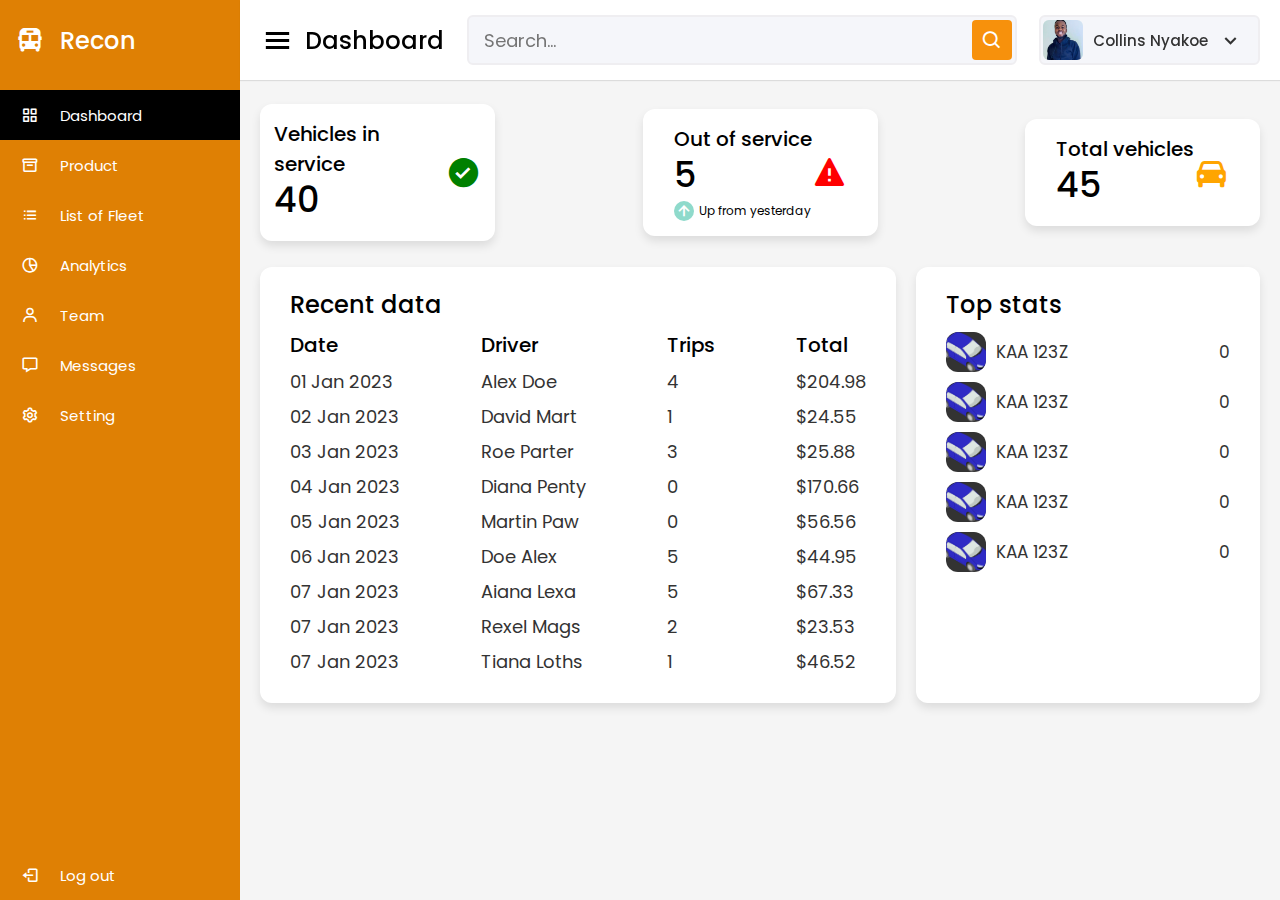
<file: main.html>
<!DOCTYPE html>
<html lang="en">
<head>
    <meta charset="UTF-8">
    <meta http-equiv="X-UA-Compatible" content="IE=edge">
    <meta name="viewport" content="width=device-width, initial-scale=1.0">
    <title>Dashboard</title>
    <link rel="stylesheet" href="css/main.css">
     <link href='https://unpkg.com/boxicons@2.1.4/css/boxicons.min.css' rel='stylesheet'>
    <link href="https://cdn.jsdelivr.net/npm/bootstrap@5.0.2/dist/css/bootstrap.min.css" rel="stylesheet" integrity="sha384-EVSTQN3/azprG1Anm3QDgpJLIm9Nao0Yz1ztcQTwFspd3yD65VohhpuuCOmLASjC" crossorigin="anonymous">
</head>
<body>

    <div class="sidebar">
        <div class="logo-details">
            <i class='bx bxs-bus'></i>
          <span class="logo_name">Recon</span>
        </div>
          <ul class="nav-links">
            <li>
              <a href="#" class="active">
                <i class='bx bx-grid-alt' ></i>
                <span class="links_name">Dashboard</span>
              </a>
            </li>
            <li>
              <a href="#">
                <i class='bx bx-box' ></i>
                <span class="links_name">Product</span>
              </a>
            </li>
            <li>
              <a href="#">
                <i class='bx bx-list-ul' ></i>
                <span class="links_name">List of Fleet</span>
              </a>
            </li>
            <li>
              <a href="#">
                <i class='bx bx-pie-chart-alt-2' ></i>
                <span class="links_name">Analytics</span>
              </a>
            </li>
        
            <li>
              <a href="#">
                <i class='bx bx-user' ></i>
                <span class="links_name">Team</span>
              </a>
            </li>
            <li>
              <a href="#">
                <i class='bx bx-message' ></i>
                <span class="links_name">Messages</span>
              </a>
            </li>

            <li>
              <a href="#">
                <i class='bx bx-cog' ></i>
                <span class="links_name">Setting</span>
              </a>
            </li>
            <li class="log_out">
              <a href="#">
                <i class='bx bx-log-out'></i>
                <span class="links_name">Log out</span>
              </a>
            </li>
          </ul>
      </div>
      <section class="home-section">
        <nav>
          <div class="sidebar-button">
            <i class='bx bx-menu sidebarBtn'></i>
            <span class="dashboard">Dashboard</span>
          </div>
          <div class="search-box">
            <input type="text" placeholder="Search...">
            <i class='bx bx-search' ></i>
          </div>
          <div class="profile-details">
            <img src="assests/collins.jpg" alt="">
            <span class="admin_name">Collins Nyakoe</span>
            <i class='bx bx-chevron-down' ></i>
          </div>
        </nav>
        <div class="home-content">
          <div class="overview-boxes">
            <div class="box">
              <div class="right-side">
                <div class="box-topic">Vehicles in service</div>
                <div class="number">40</div>
                
              </div>
              <i id="check" class='bx bxs-check-circle mt-4'></i>
            </div>
            <div class="box">
              <div class="right-side">
                <div class="box-topic">Out of service</div>
                <div class="number">5</div>
                <div class="indicator">
                  <i class='bx bx-up-arrow-alt'></i>
                  <span class="text">Up from yesterday</span>
                </div>
              </div>
              <i id="error" class='bx bxs-error'></i>
            </div>
            <div class="box">
              <div class="right-side">
                <div class="box-topic">Total vehicles</div>
                <div class="number">45</div>
                
              </div>
              <i id="total-vehicles" class='bx bxs-car mt-4'></i>
            </div>
        
          </div>
          <div class="sales-boxes">
            <div class="recent-sales box">
              <div class="title">Recent data</div>
              <div class="sales-details">
                <ul class="details">
                  <li class="topic">Date</li>
                  <li><a href="#">01 Jan 2023</a></li>
                  <li><a href="#">02 Jan 2023</a></li>
                  <li><a href="#">03 Jan 2023</a></li>
                  <li><a href="#">04 Jan 2023</a></li>
                  <li><a href="#">05 Jan 2023</a></li>
                  <li><a href="#">06 Jan 2023</a></li>
                  <li><a href="#">07 Jan 2023</a></li>
                  <li><a href="#">07 Jan 2023</a></li>
                  <li><a href="#">07 Jan 2023</a></li>
                </ul>
                <ul class="details">
                <li class="topic">Driver</li>
                <li><a href="#">Alex Doe</a></li>
                <li><a href="#">David Mart</a></li>
                <li><a href="#">Roe Parter</a></li>
                <li><a href="#">Diana Penty</a></li>
                <li><a href="#">Martin Paw</a></li>
                <li><a href="#">Doe Alex</a></li>
                <li><a href="#">Aiana Lexa</a></li>
                <li><a href="#">Rexel Mags</a></li>
                 <li><a href="#">Tiana Loths</a></li>
                 
              </ul>
              <ul class="details">
                <li class="topic">Trips</li>
                <li><a href="#">4</a></li>
                <li><a href="#">1</a></li>
                <li><a href="#">3</a></li>
                <li><a href="#">0</a></li>
                <li><a href="#">0</a></li>
                <li><a href="#">5</a></li>
                <li><a href="#">5</a></li>
                 <li><a href="#">2</a></li>
                <li><a href="#">1</a></li>
              </ul>
              <ul class="details">
                <li class="topic">Total</li>
                <li><a href="#">$204.98</a></li>
                <li><a href="#">$24.55</a></li>
                <li><a href="#">$25.88</a></li>
                <li><a href="#">$170.66</a></li>
                <li><a href="#">$56.56</a></li>
                <li><a href="#">$44.95</a></li>
                <li><a href="#">$67.33</a></li>
                 <li><a href="#">$23.53</a></li>
                 <li><a href="#">$46.52</a></li>
              </ul>
              </div>
              
            </div>
            <div class="top-sales box">
              <div class="title">Top stats</div>
              <ul class="top-sales-details">
                <li>
                <a href="#">
                  <img src="assests/car1.png" alt="">
                  <span class="product">KAA 123Z</span>
                </a>
                <span class="price">0</span>
               </li>
               <li>
                <a href="#">
                  <img src="assests/car1.png" alt="">
                  <span class="product">KAA 123Z</span>
                </a>
                <span class="price">0</span>
               </li>
               <li>
                <a href="#">
                  <img src="assests/car1.png" alt="">
                  <span class="product">KAA 123Z</span>
                </a>
                <span class="price">0</span>
               </li>
               <li>
                <a href="#">
                  <img src="assests/car1.png" alt="">
                  <span class="product">KAA 123Z</span>
                </a>
                <span class="price">0</span>
               </li>
               <li>
                <a href="#">
                  <img src="assests/car1.png" alt="">
                  <span class="product">KAA 123Z</span>
                </a>
                <span class="price">0</span>
               </li>
             
              </ul>
            </div>
          </div>
        </div>
      </section>
    
      <script src="js/main.js"></script>
</body>
</html>
</file>
<file: css/main.css>
/* Googlefont Poppins CDN Link */
@import url('https://fonts.googleapis.com/css2?family=Poppins:wght@200;300;400;500;600;700&display=swap');
*{
  margin: 0;
  padding: 0;
  box-sizing: border-box;
  font-family: 'Poppins', sans-serif;
}
.sidebar{
  position: fixed;
  height: 100%;
  width: 240px;
  transition: all 0.5s ease;
  background: #df8004;
}
.sidebar.active{
  width: 20px;
}
.sidebar .logo-details{
  height: 80px;
  display: flex;
  align-items: center;
}
.sidebar .logo-details i{
  font-size: 28px;
  font-weight: 500;
  color: #fff;
  min-width: 60px;
  text-align: center
}
.sidebar .logo-details .logo_name{
  color: #fff;
  font-size: 24px;
  font-weight: 500;
}
.sidebar .nav-links{
  margin-top: 10px;
}
.sidebar .nav-links li{
  position: relative;
  list-style: none;
  height: 50px;
}
.sidebar .nav-links li a{
  height: 100%;
  width: 100%;
  display: flex;
  align-items: center;
  text-decoration: none;
  transition: all 0.4s ease;
}
.sidebar .nav-links li a.active{
  background: black;
}
.sidebar .nav-links li a:hover{
  background: black;
}
.sidebar .nav-links li i{
  min-width: 60px;
  text-align: center;
  font-size: 18px;
  color: #fff;
}
.sidebar .nav-links li a .links_name{
  color: #fff;
  font-size: 15px;
  font-weight: 400;
  white-space: nowrap;
}
.sidebar .nav-links .log_out{
  position: absolute;
  bottom: 0;
  width: 100%;
}
.home-section{
  position: relative;
  background: #f5f5f5;
  min-height: 100vh;
  width: calc(100% - 240px);
  left: 240px;
  transition: all 0.5s ease;

}
.sidebar.active ~ .home-section{
  width: calc(100% - 60px);
  left: 60px;
}
.home-section nav{
  display: flex;
  justify-content: space-between;
  height: 80px;
  background: #fff;
  display: flex;
  align-items: center;
  position: fixed;
  width: calc(100% - 240px);
  left: 240px;
  z-index: 100;
  padding: 0 20px;
  box-shadow: 0 1px 1px rgba(0, 0, 0, 0.1);
  transition: all 0.5s ease;
}
.sidebar.active ~ .home-section nav{
  left: 60px;
  width: calc(100% - 60px);
}
.home-section nav .sidebar-button{
  display: flex;
  align-items: center;
  font-size: 24px;
  font-weight: 500;
}
nav .sidebar-button i{
  font-size: 35px;
  margin-right: 10px;
}
.home-section nav .search-box{
  position: relative;
  height: 50px;
  max-width: 550px;
  width: 100%;
  margin: 0 20px;
}
nav .search-box input{
  height: 100%;
  width: 100%;
  outline: none;
  background: #F5F6FA;
  border: 2px solid #EFEEF1;
  border-radius: 6px;
  font-size: 18px;
  padding: 0 15px;
}
nav .search-box .bx-search{
  position: absolute;
  height: 40px;
  width: 40px;
  background: rgb(247, 145, 12);
  right: 5px;
  top: 50%;
  transform: translateY(-50%);
  border-radius: 4px;
  line-height: 40px;
  text-align: center;
  color: #fff;
  font-size: 22px;
  transition: all 0.4 ease;
}
.home-section nav .profile-details{
  display: flex;
  align-items: center;
  background: #F5F6FA;
  border: 2px solid #EFEEF1;
  border-radius: 6px;
  height: 50px;
  min-width: 190px;
  padding: 0 15px 0 2px;
}
nav .profile-details img{
  height: 40px;
  width: 40px;
  border-radius: 6px;
  object-fit: cover;
}
nav .profile-details .admin_name{
  font-size: 15px;
  font-weight: 500;
  color: #333;
  margin: 0 10px;
  white-space: nowrap;
}
nav .profile-details i{
  font-size: 25px;
  color: #333;
}
.home-section .home-content{
  position: relative;
  padding-top: 104px;
}
.home-content .overview-boxes{
  display: flex;
  align-items: center;
  justify-content: space-between;
  flex-wrap: wrap;
  padding: 0 20px;
  margin-bottom: 26px;
}
.overview-boxes .box{
  display: flex;
  align-items: center;
  justify-content: center;
  width: calc(100% / 4 - 15px);
  background: #fff;
  padding: 15px 14px;
  border-radius: 12px;
  box-shadow: 0 5px 10px rgba(0,0,0,0.1);
}
.overview-boxes .box-topic{
  font-size: 20px;
  font-weight: 500;
}
.home-content .box .number{
  display: inline-block;
  font-size: 35px;
  margin-top: -6px;
  font-weight: 500;
}
.home-content .box .indicator{
  display: flex;
  align-items: center;
}
.home-content .box .indicator i{
  height: 20px;
  width: 20px;
  background: #8FDACB;
  line-height: 20px;
  text-align: center;
  border-radius: 50%;
  color: #fff;
  font-size: 20px;
  margin-right: 5px;
}
.box .indicator i.down{
  background: #e87d88;
}
.home-content .box .indicator .text{
  font-size: 12px;
}
.home-content .box .cart{
  display: inline-block;
  font-size: 32px;
  height: 50px;
  width: 50px;
  background: #cce5ff;
  line-height: 50px;
  text-align: center;
  color: #66b0ff;
  border-radius: 12px;
  margin: -15px 0 0 6px;
}

#check{
    font-size: 35px;
    color: green;
}
#error{
    font-size: 35px;
    color: red;
}
#total-vehicles{
    font-size: 35px;
    color: orange;
}

.home-content .total-order{
  font-size: 20px;
  font-weight: 500;
}
.home-content .sales-boxes{
  display: flex;
  justify-content: space-between;
  /* padding: 0 20px; */
}

/* left box */
.home-content .sales-boxes .recent-sales{
  width: 65%;
  background: #fff;
  padding: 20px 30px;
  margin: 0 20px;
  border-radius: 12px;
  box-shadow: 0 5px 10px rgba(0, 0, 0, 0.1);
}
.home-content .sales-boxes .sales-details{
  display: flex;
  align-items: center;
  justify-content: space-between;
}
.sales-boxes .box .title{
  font-size: 24px;
  font-weight: 500;
  /* margin-bottom: 10px; */
}
.sales-boxes .sales-details li.topic{
  font-size: 20px;
  font-weight: 500;
}
.sales-boxes .sales-details li{
  list-style: none;
  margin: 8px 0;
}
.sales-boxes .sales-details li a{
  font-size: 18px;
  color: #333;
  font-size: 400;
  text-decoration: none;
}
.sales-boxes .box .button{
  width: 100%;
  display: flex;
  justify-content: flex-end;
}
.sales-boxes .box .button a{
  color: #fff;
  background: #0A2558;
  padding: 4px 12px;
  font-size: 15px;
  font-weight: 400;
  border-radius: 4px;
  text-decoration: none;
  transition: all 0.3s ease;
}
.sales-boxes .box .button a:hover{
  background:  #0d3073;
}

/* Right box */
.home-content .sales-boxes .top-sales{
  width: 35%;
  background: #fff;
  padding: 20px 30px;
  margin: 0 20px 0 0;
  border-radius: 12px;
  box-shadow: 0 5px 10px rgba(0, 0, 0, 0.1);
}
.sales-boxes .top-sales li{
  display: flex;
  align-items: center;
  justify-content: space-between;
  margin: 10px 0;
}
.sales-boxes .top-sales li a img{
  height: 40px;
  width: 40px;
  object-fit: cover;
  border-radius: 12px;
  margin-right: 10px;
  background: #333;
}
.sales-boxes .top-sales li a{
  display: flex;
  align-items: center;
  text-decoration: none;
}
.sales-boxes .top-sales li .product,
.price{
  font-size: 17px;
  font-weight: 400;
  color: #333;
}


/* Responsive Media Query */
@media (max-width: 1240px) {
  .sidebar{
    width: 60px;
  }
  .sidebar.active{
    width: 220px;
  }
  .home-section{
    width: calc(100% - 60px);
    left: 60px;
  }
  .sidebar.active ~ .home-section{
    /* width: calc(100% - 220px); */
    overflow: hidden;
    left: 220px;
  }
  .home-section nav{
    width: calc(100% - 60px);
    left: 60px;
  }
  .sidebar.active ~ .home-section nav{
    width: calc(100% - 220px);
    left: 220px;
  }
}
@media (max-width: 1150px) {
  .home-content .sales-boxes{
    flex-direction: column;
  }
  .home-content .sales-boxes .box{
    width: 100%;
    overflow-x: scroll;
    margin-bottom: 30px;
  }
  .home-content .sales-boxes .top-sales{
    margin: 0;
  }
}
@media (max-width: 1000px) {
  .overview-boxes .box{
    width: calc(100% / 2 - 15px);
    margin-bottom: 15px;
  }
}
@media (max-width: 700px) {
  nav .sidebar-button .dashboard,
  nav .profile-details .admin_name,
  nav .profile-details i{
    display: none;
  }
  .home-section nav .profile-details{
    height: 50px;
    min-width: 40px;
  }
  .home-content .sales-boxes .sales-details{
    width: 560px;
  }
}
@media (max-width: 550px) {
    .sidebar{
        width: 0;
        
      }
    
    
  .overview-boxes .box{
    width: 100%;
    margin-bottom: 15px;
  }
  .sidebar.active ~ .home-section nav .profile-details{
    display: none;
  }
}
  @media only screen and(max-width: 400px) {
    
  .sidebar.active{
    width: 100px;
  }
 
  .sidebar.active ~ .home-section{
    left: 60px;
    width: calc(100% - 60px);
  }

  .sidebar.active ~ .home-section nav{
    left: 60px;
    width: calc(100% - 60px);
    
  }
}

@media (max-width: 400px) {
    
    .sidebar{
      width: 0;
      
    }
    .home-section{
        width: 100%;
        left: 0;
     
      
      }
      .home-section nav{
        width: 100%;
        left: 0;
      }

  }
</file>
